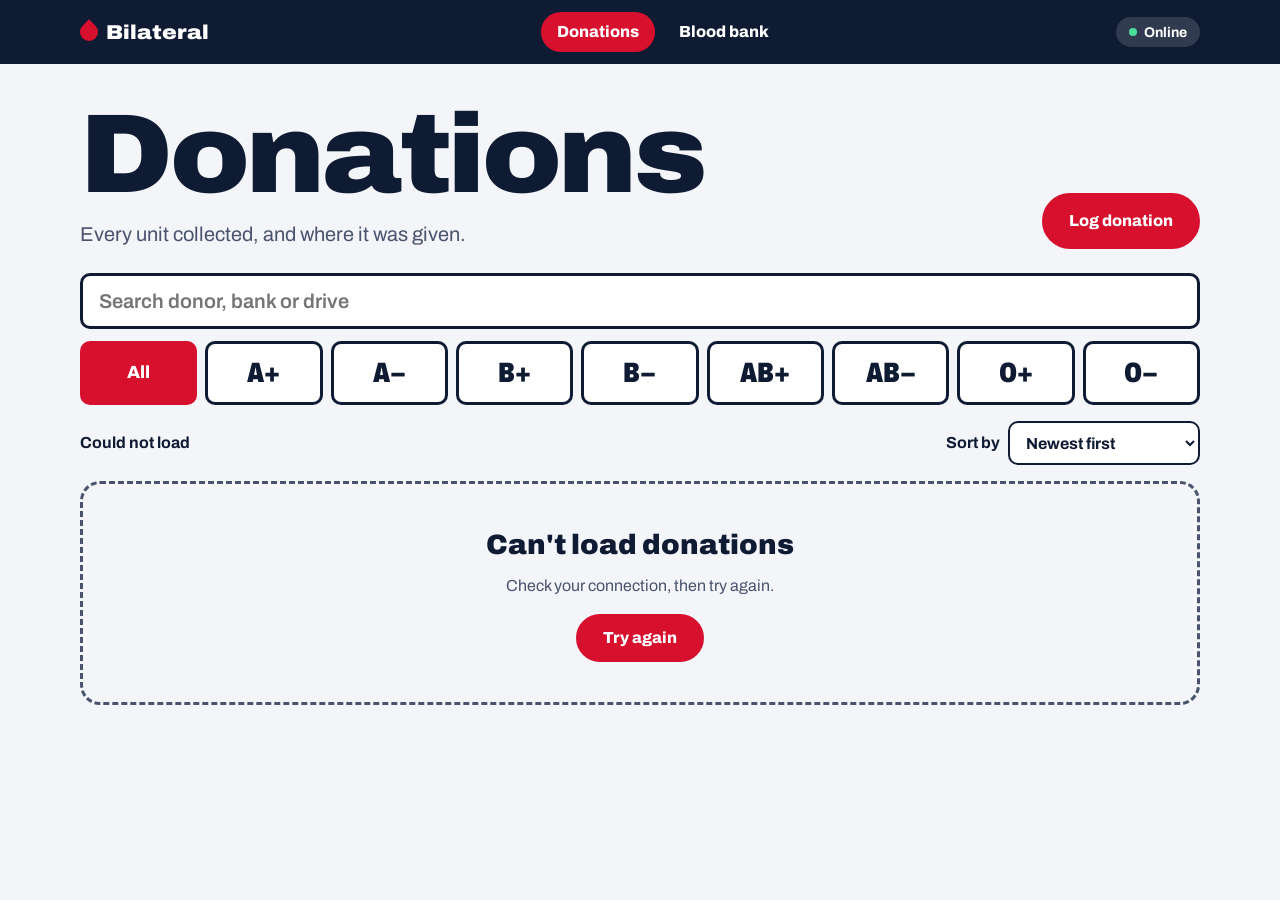
<file: index.html>
<!doctype html><html lang="en"><head>
    <meta charset="utf-8"><meta name="viewport" content="width=device-width,initial-scale=1">
    <link rel="stylesheet" href="css/style.css">
     <title>Donations | Bilateral</title></head><body>

<header class="top">
    <div class="top__bar">
        <a class="brand" href="index.html">
            <span class="brand__drop"></span>Bilateral</a>
<nav class="tabs" aria-label="Main">
    <a href="index.html" aria-current="page">Donations</a>
    <a href="bank.html">Blood bank</a></nav>

<span class="net" data-state="online" role="status">Online</span>
</div>
</header>

<main class="wrap">
<div class="head"><div>
    <h1 class="hero">Donations</h1>
    <p class="lede">Every unit collected, and where it was given.</p>
</div>

<a class="btn btn--primary fab" href="donation-form.html">Log donation</a>

</div>
<div class="search">
    <label class="sr" for="q">Search by donor, blood bank or drive</label>
    <input id="q" type="search" placeholder="Search donor, bank or drive" autocomplete="off">
</div>

<div class="types" id="types" role="group" aria-label="Filter by blood type">

</div>
<div class="bar">
    <p id="count" role="status">Loading</p>
<label class="sort">
    <span>Sort by</span>
    <select id="sort">
        <option value="donation_date:desc">Newest first</option>
        <option value="donation_date:asc">Oldest first</option>
        <option value="units:desc">Most units</option>
        <option value="donor_name:asc">Donor name, A to Z</option>
        <option value="blood_type:asc">Blood type</option>
    </select>
</label></div>

<section id="list" class="list" aria-live="polite"></section>
</main><script src="js/app.js"></script><script src="js/donations.js"></script></body></html>
</file>
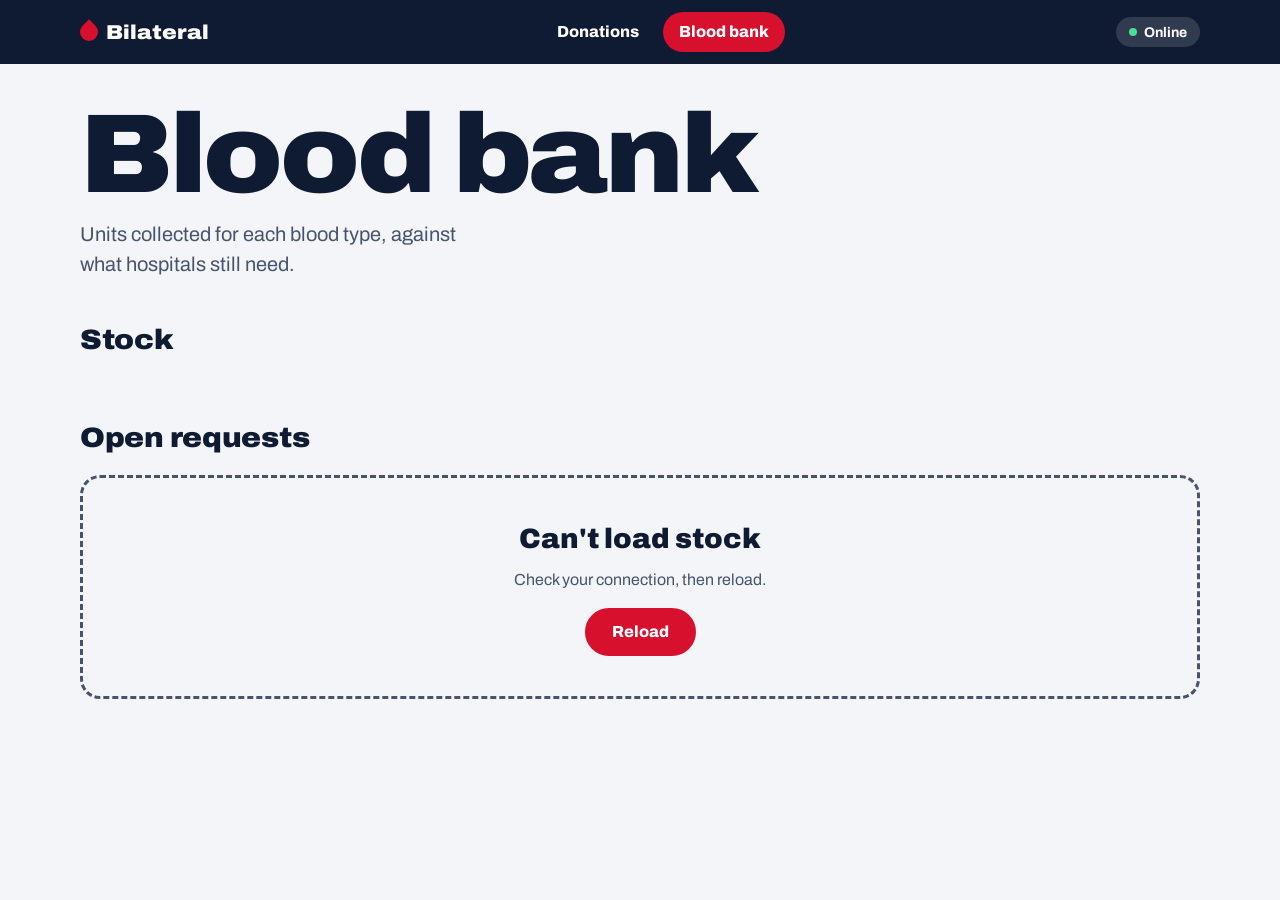
<file: bank.html>
<!doctype html>
<html lang="en">
    <head>
        <meta charset="utf-8">
        <meta name="viewport" content="width=device-width,initial-scale=1">
        <link rel="stylesheet" href="css/style.css">
         <title>Blood bank | Bilateral</title>
        </head>
        <body>
<header class="top">
    <div class="top__bar">
        <a class="brand" href="index.html">
            <span class="brand__drop">

            </span>Bilateral</a>
<nav class="tabs" aria-label="Main">
    <a href="index.html">Donations</a>
    <a href="bank.html" aria-current="page">Blood bank</a>
</nav>
<span class="net" data-state="online" role="status">Online</span>
</div>
</header>
<main class="wrap">

<div class="head"><div>
    <h1 class="hero">Blood bank</h1>
    <p class="lede">Units collected for each blood type, against what hospitals still need.</p>
</div>
</div>
<h2 class="h2">Stock</h2>
<section id="stock" class="stock" aria-live="polite">
</section>
<h2 class="h2">Open requests</h2>
<section id="requests" class="list" aria-live="polite">
    <div class="rec sk" aria-hidden="true"></div>
</section>
</main><script src="js/app.js"></script><script src="js/bank.js"></script></body></html>
</file>
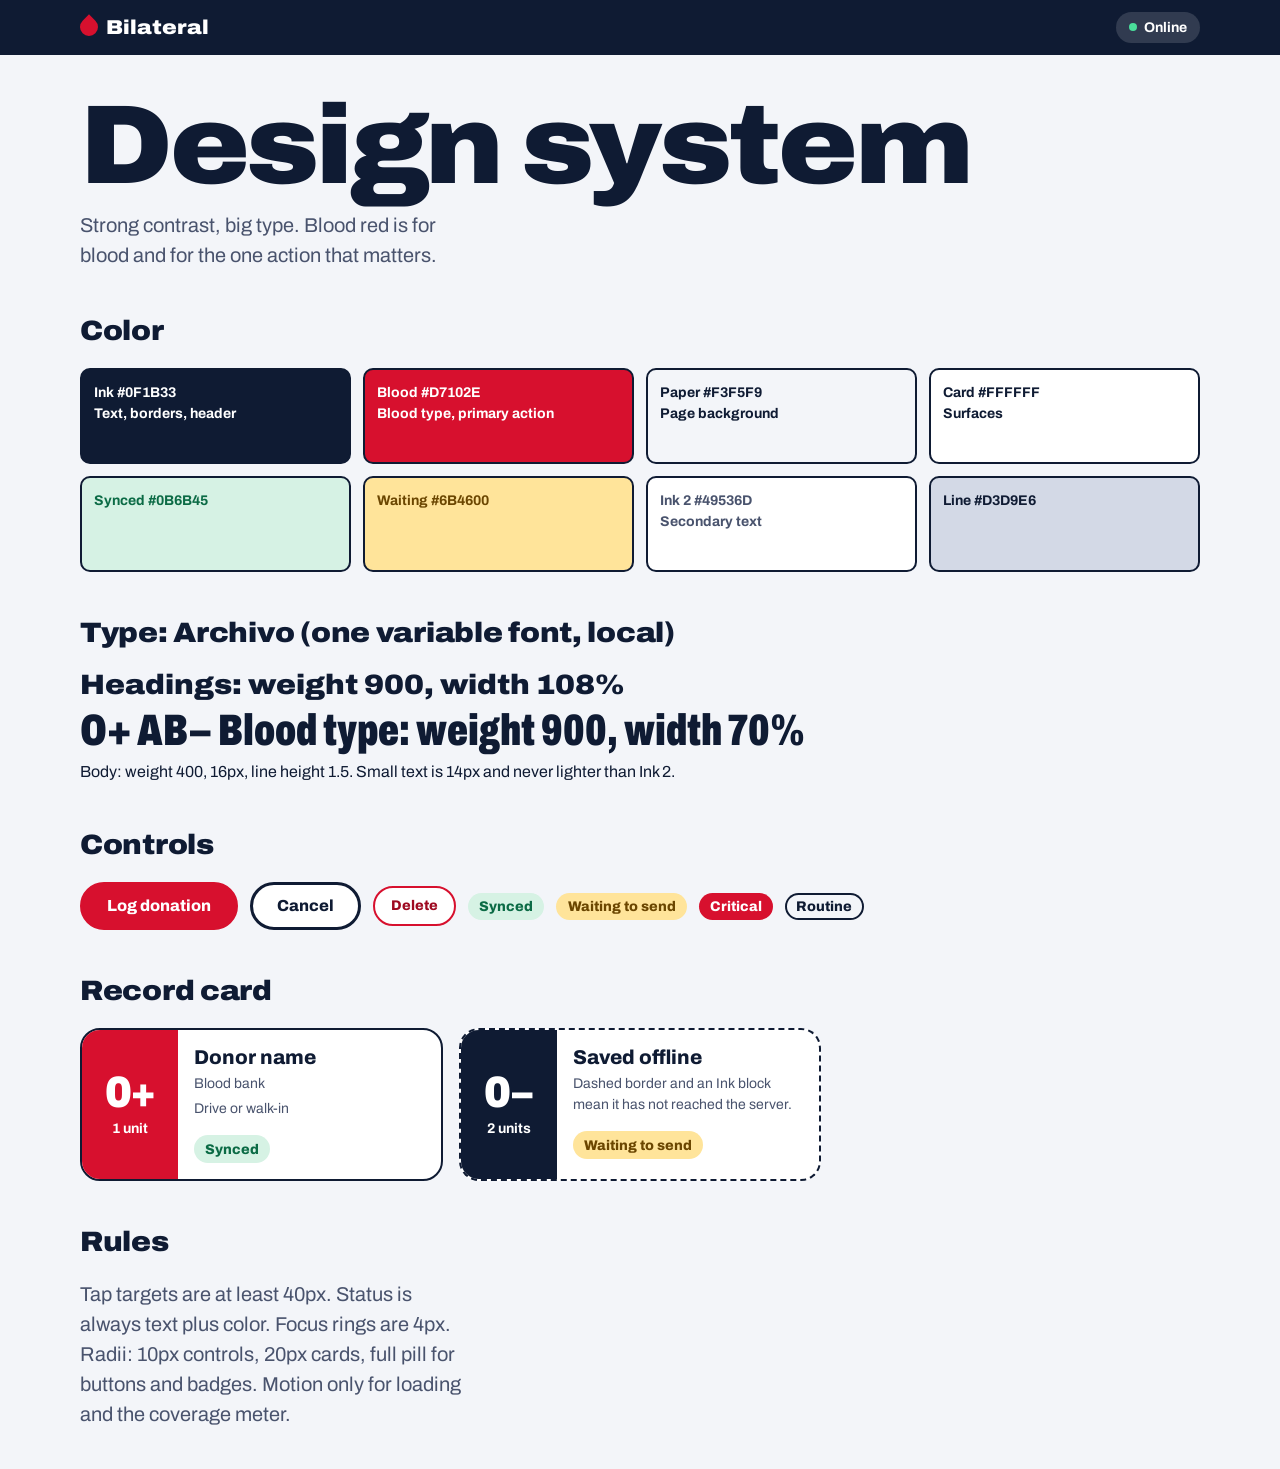
<file: design-system.html>
<!doctype html>
<html lang="en">
    <head><meta charset="utf-8"><meta name="viewport" content="width=device-width,initial-scale=1">
        <link rel="stylesheet" href="css/style.css">
        <title>Design system | Bilateral</title>

<style>.sw{display:grid;grid-template-columns:repeat(2,1fr);
    gap:var(--s-3)}.sw div{min-height:96px;padding:var(--s-3);border:2px solid var(--ink);
    border-radius:var(--r-chip);font-size:var(--t-sm);font-weight:700}.row{display:flex;flex-wrap:wrap;gap:var(--s-3);align-items:center}.spec{margin:var(--s-2) 0}@media(min-width:600px)
    {.sw{grid-template-columns:repeat(4,1fr)}}
    </style></head><body>

<header class="top">
    <div class="top__bar">
        <a class="brand" href="index.html">
            <span class="brand__drop"></span>Bilateral</a>
            <span class="net" data-state="online">Online</span>
        </div>
    </header>

<main class="wrap">
    <div class="head">
        <div>
            <h1 class="hero">Design system</h1>
            <p class="lede">Strong contrast, big type. Blood red is for blood and for the one action that matters.</p>
        </div>
    </div>
<h2 class="h2">Color</h2>
<div class="sw">
<div style="background:#0F1B33;color:#fff">Ink #0F1B33<br>Text, borders, header</div>
<div style="background:#D7102E;color:#fff">Blood #D7102E<br>Blood type, primary action</div>
<div style="background:#F3F5F9">Paper #F3F5F9<br>Page background</div>
<div style="background:#fff">Card #FFFFFF<br>Surfaces</div>
<div style="background:#D6F2E4;color:#0B6B45">Synced #0B6B45</div>
<div style="background:#FFE49A;color:#6B4600">Waiting #6B4600</div>
<div style="background:#fff;color:#49536D">Ink 2 #49536D<br>Secondary text</div>
<div style="background:#D3D9E6">Line #D3D9E6</div>
</div>

<h2 class="h2">Type: Archivo (one variable font, local)</h2>
<p class="spec" style="font:900 var(--t-xl)/1.1 var(--font);font-stretch:108%">Headings: weight 900, width 108%</p>
<p class="spec" style="font:900 2.75rem/1 var(--font);font-stretch:70%">O+ AB−  Blood type: weight 900, width 70%</p>
<p class="spec">Body: weight 400, 16px, line height 1.5. Small text is 14px and never lighter than Ink 2.</p>
<h2 class="h2">Controls</h2>
<div class="row">
    <button class="btn btn--primary">Log donation</button>
    <button class="btn">Cancel</button>
    <button class="btn btn--danger btn--sm">Delete</button>
    <span class="badge badge--ok">Synced</span>
    <span class="badge badge--wait">Waiting to send</span>
    <span class="badge badge--critical">Critical</span>
    <span class="badge badge--routine">Routine</span>
</div>

<h2 class="h2">Record card</h2>
<div class="list">
    <article class="rec">
        <div class="rec__type">
            <span class="glyph">O+</span>
            <span class="rec__units">1 unit</span>
        </div>
        <div class="rec__body">
            <h3>Donor name</h3>
            <p>Blood bank</p>
            <p>Drive or walk-in</p>
            <div class="rec__foot">
                <span class="badge badge--ok">Synced</span>
            </div>
        </div>
    </article>

<article class="rec rec--wait">
    <div class="rec__type">
        <span class="glyph">O−</span>
        <span class="rec__units">2 units</span>
    </div>
    <div class="rec__body">
        <h3>Saved offline</h3>
        <p>Dashed border and an Ink block mean it has not reached the server.</p>
        <div class="rec__foot"><span class="badge badge--wait">Waiting to send</span>
        </div>
    </div>
</article>
</div>
<h2 class="h2">Rules</h2>
<p class="lede">Tap targets are at least 40px. Status is always text plus color. Focus rings are 4px. Radii: 10px controls, 20px cards, full pill for buttons and badges. Motion only for loading and the coverage meter.</p>
</main></body></html>
</file>
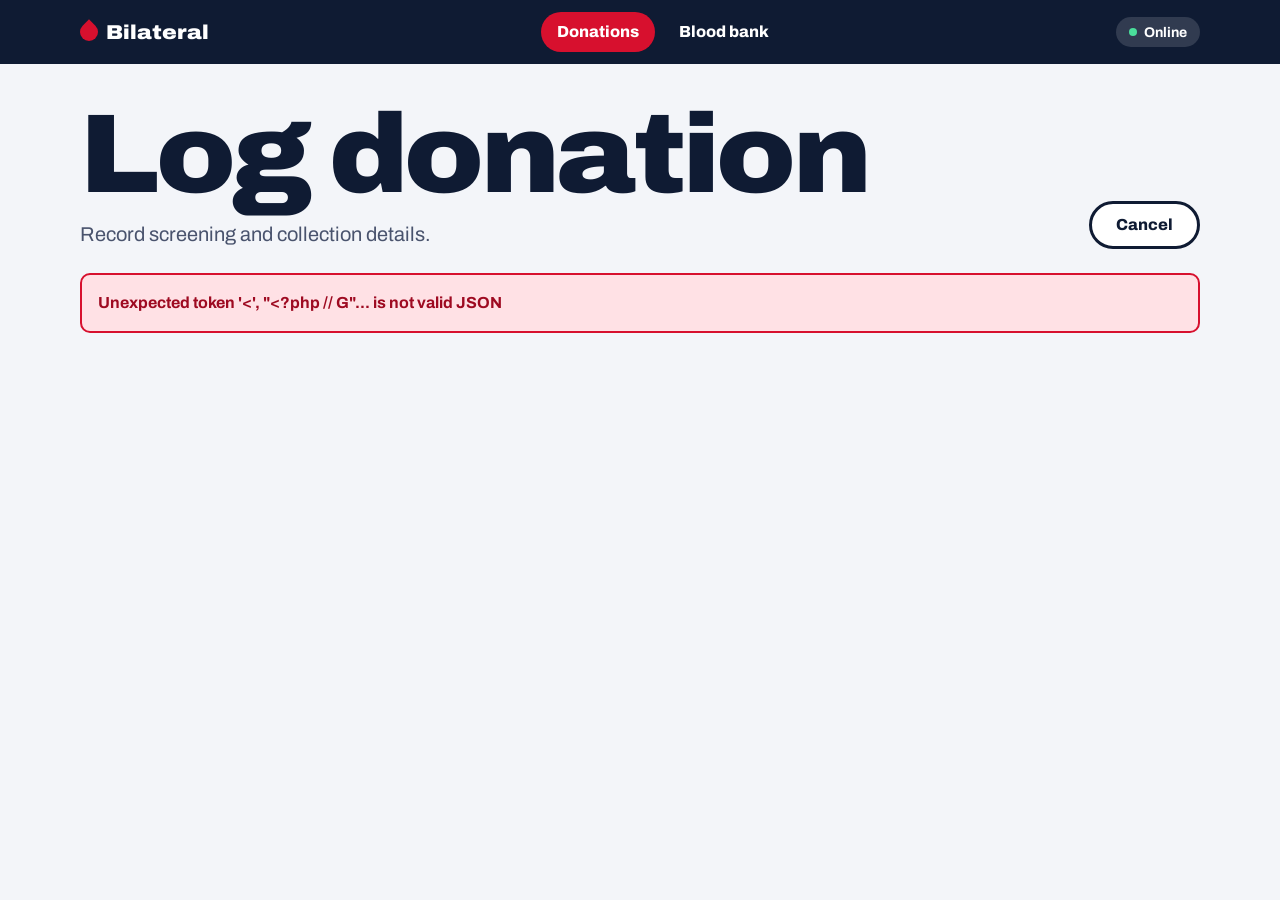
<file: donation-form.html>
<!doctype html>
<html lang="en">
<head>
    <meta charset="utf-8">
    <meta name="viewport" content="width=device-width,initial-scale=1">
    <link rel="stylesheet" href="css/style.css">
    <title>Log donation | Bilateral</title>
</head>
<body>
<header class="top">
    <div class="top__bar">
        <a class="brand" href="index.html"><span class="brand__drop"></span>Bilateral</a>
        <nav class="tabs" aria-label="Main">
            <a href="index.html" aria-current="page">Donations</a>
            <a href="bank.html">Blood bank</a>
        </nav>
        <span class="net" data-state="online" role="status">Online</span>
    </div>
</header>
<main class="wrap">
    <div class="head">
        <div>
            <h1 class="hero" id="page-title">Log donation</h1>
            <p class="lede" id="page-lede">Record screening and collection details.</p>
        </div>
        <a class="btn" href="index.html">Cancel</a>
    </div>

    <div id="form-message" class="form-message" role="alert" hidden></div>
    <form id="donation-form" class="form-card" hidden>
        <section id="screening-section">
            <h2 class="h2">Screening</h2>
            <p class="form-help">Record an eligible screening for this collected donation. Leave unmeasured readings blank.</p>
            <div class="form-grid">
                <label class="form-field form-field--wide">Donor
                    <select id="donor-id" required></select>
                </label>
                <label class="form-field">Blood bank
                    <select id="bank-id" required></select>
                </label>
                <label class="form-field">Drive <span class="form-help">(optional)</span>
                    <select id="drive-id"></select>
                </label>
                <label class="form-field">Weight (kg)
                    <input id="weight" type="number" min="20" max="300" step="0.01">
                </label>
                <label class="form-field">Hemoglobin (g/L)
                    <input id="hemoglobin" type="number" min="50" max="250" step="1">
                </label>
                <label class="form-field">Systolic blood pressure
                    <input id="bp-systolic" type="number" min="50" max="300" step="1">
                </label>
                <label class="form-field">Diastolic blood pressure
                    <input id="bp-diastolic" type="number" min="30" max="200" step="1">
                </label>
                <label class="form-field">Temperature (°C)
                    <input id="temperature" type="number" min="30" max="45" step="0.1">
                </label>
                <label class="form-field form-field--wide">Screened at (Manila time)
                    <input id="screened-at" type="datetime-local" required>
                </label>
            </div>
        </section>

        <section>
            <h2 class="h2">Collection</h2>
            <div id="record-details" class="form-details" hidden></div>
            <div class="form-grid">
                <label class="form-field">Volume (mL)
                    <input id="volume" type="number" min="100" max="600" step="1" value="450" required>
                </label>
                <label class="form-field">Status
                    <select id="status" required>
                        <option value="pending_test">Pending test</option>
                        <option value="cleared">Cleared</option>
                        <option value="discarded">Discarded</option>
                    </select>
                </label>
                <label class="form-field form-field--wide">Blood request <span class="form-help">(optional)</span>
                    <select id="request-id"></select>
                </label>
                <label class="form-field form-field--wide">Remarks <span class="form-help">(optional)</span>
                    <textarea id="remarks" rows="3" maxlength="255"></textarea>
                </label>
                <label class="form-field form-field--wide">Collected at (Manila time)
                    <input id="collected-at" type="datetime-local" required>
                </label>
            </div>
        </section>

        <details class="form-optional">
            <summary>Optional location</summary>
            <p class="form-help">Enter both coordinates or leave both blank.</p>
            <div class="form-grid">
                <label class="form-field">Latitude
                    <input id="latitude" type="number" min="-90" max="90" step="0.000001">
                </label>
                <label class="form-field">Longitude
                    <input id="longitude" type="number" min="-180" max="180" step="0.000001">
                </label>
                <label class="form-field">GPS accuracy (m)
                    <input id="gps-accuracy" type="number" min="0" max="100000" step="0.01">
                </label>
            </div>
        </details>

        <div class="form-actions">
            <a class="btn" href="index.html">Cancel</a>
            <button id="save-button" class="btn btn--primary" type="submit">Save donation</button>
        </div>
    </form>
</main>
<script src="js/donation-form.js"></script>
</body>
</html>
</file>
<file: css/style.css>
/* BloodLink global styles (F4). Mobile-first: base = 360px, grows at 600 / 1000. */
@font-face{font-family:Archivo;src:url(../fonts/archivo-wdth.woff2) format("woff2");font-weight:100 900;font-stretch:62% 125%;font-display:swap}
:root{
  /* color */
  --ink:#0F1B33;--ink-2:#49536D;--paper:#F3F5F9;--card:#fff;--line:#D3D9E6;
  --blood:#D7102E;--blood-dk:#9E0A21;--plasma:#FFE1E5;
  --ok:#0B6B45;--ok-bg:#D6F2E4;--wait:#6B4600;--wait-bg:#FFE49A;
  /* type */
  --font:Archivo,system-ui,sans-serif;
  --t-sm:.875rem;--t-md:1rem;--t-lg:1.25rem;--t-xl:1.75rem;--t-hero:clamp(2.5rem,10.5vw,7rem);
  /* space, radius, layout */
  --s-1:.25rem;--s-2:.5rem;--s-3:.75rem;--s-4:1rem;--s-5:1.5rem;--s-6:2.5rem;
  --r-chip:10px;--r-card:20px;--r-pill:999px;--nav-h:64px;
}
*{box-sizing:border-box;margin:0}
body{font:400 var(--t-md)/1.5 var(--font);color:var(--ink);background:var(--paper);min-height:100dvh;padding-bottom:calc(var(--nav-h) + 96px)}
:focus-visible{outline:4px solid var(--blood);outline-offset:3px}
.sr{position:absolute;width:1px;height:1px;overflow:hidden;clip:rect(0 0 0 0)}

/* header + navigation (tabs sit at the bottom on phones, in the bar on desktop) */
.top{background:var(--ink);color:#fff;position:sticky;top:0;z-index:20}
.top :focus-visible{outline-color:#fff}
.top__bar{display:flex;align-items:center;justify-content:space-between;gap:var(--s-3);width:min(100% - 2rem,1120px);margin:auto;padding:var(--s-3) 0}
.brand{display:flex;align-items:center;gap:var(--s-2);font-weight:900;font-stretch:112%;font-size:var(--t-lg);color:#fff;text-decoration:none}
.brand__drop{width:18px;height:18px;background:var(--blood);border-radius:50% 0 50% 50%;transform:rotate(-45deg)}
.net{display:inline-flex;align-items:center;gap:.45rem;padding:.3rem .8rem;border-radius:var(--r-pill);background:rgba(255,255,255,.14);font-size:var(--t-sm);font-weight:700}
.net::before{content:"";width:.5rem;height:.5rem;border-radius:50%;background:#4ADE9B}
.net[data-state=offline]{background:var(--wait-bg);color:var(--wait)}
.net[data-state=offline]::before{background:var(--wait)}
.tabs{position:fixed;inset:auto 0 0;height:calc(var(--nav-h) + env(safe-area-inset-bottom,0px));padding-bottom:env(safe-area-inset-bottom,0px);display:grid;grid-template-columns:1fr 1fr;background:#fff;border-top:2px solid var(--ink)}
.tabs a{display:grid;place-items:center;color:var(--ink-2);font-weight:800;text-decoration:none}
.tabs a[aria-current=page]{color:var(--blood);box-shadow:inset 0 5px 0 var(--blood)}
.tabs :focus-visible{outline-offset:-6px}

/* page head */
.wrap{width:min(100% - 2rem,1120px);margin-inline:auto}
.head{display:flex;flex-wrap:wrap;align-items:flex-end;justify-content:space-between;gap:var(--s-4);margin:var(--s-6) 0 var(--s-5)}
.hero{font-size:var(--t-hero);font-weight:900;font-stretch:108%;line-height:.92;letter-spacing:-.03em}
.lede{margin-top:var(--s-3);max-width:36ch;color:var(--ink-2);font-size:var(--t-lg)}
.h2{margin:var(--s-6) 0 var(--s-4);font-size:var(--t-xl);font-weight:900;font-stretch:108%;letter-spacing:-.01em}

/* buttons, badges */
.btn{display:inline-flex;align-items:center;justify-content:center;min-height:48px;padding:0 var(--s-5);border:3px solid var(--ink);border-radius:var(--r-pill);background:#fff;color:var(--ink);font:800 var(--t-md)/1 var(--font);text-decoration:none;cursor:pointer}
.btn--primary{background:var(--blood);border-color:var(--blood);color:#fff}
.btn--danger{border-color:var(--blood);color:var(--blood-dk)}
.btn--sm{min-height:40px;padding:0 var(--s-4);border-width:2px;font-size:var(--t-sm)}
@media (hover:hover){.btn:hover{background:var(--ink);color:#fff}.btn--primary:hover{background:var(--blood-dk);border-color:var(--blood-dk)}.btn--danger:hover{background:var(--blood);color:#fff}}
.fab{position:fixed;right:var(--s-4);bottom:calc(var(--nav-h) + var(--s-4) + env(safe-area-inset-bottom,0px));min-height:56px;box-shadow:0 6px 0 var(--blood-dk);z-index:15}
.badge{display:inline-flex;align-items:center;padding:.2rem .7rem;border-radius:var(--r-pill);font-size:var(--t-sm);font-weight:800}
.badge--ok{background:var(--ok-bg);color:var(--ok)}
.badge--wait,.badge--urgent{background:var(--wait-bg);color:var(--wait)}
.badge--critical{background:var(--blood);color:#fff}
.badge--routine{box-shadow:inset 0 0 0 2px var(--ink)}

/* search, blood-type filter, sort */
.search input,.sort select{border:3px solid var(--ink);border-radius:var(--r-chip);background:#fff;color:var(--ink);font-family:var(--font)}
.search input{width:100%;height:56px;padding:0 var(--s-4);font-size:var(--t-lg);font-weight:600}
.types{display:grid;grid-template-columns:repeat(3,1fr);gap:var(--s-2);margin-top:var(--s-3)}
.type{height:64px;border:3px solid var(--ink);border-radius:var(--r-chip);background:#fff;color:var(--ink);font:900 1.75rem/1 var(--font);font-stretch:75%;cursor:pointer}
.type--all{font-size:1.1rem;font-stretch:100%;font-weight:800}
.type[aria-pressed=true]{background:var(--blood);border-color:var(--blood);color:#fff}
.bar{display:flex;flex-wrap:wrap;align-items:center;justify-content:space-between;gap:var(--s-3);margin-top:var(--s-4);font-weight:700}
.sort{display:flex;align-items:center;gap:var(--s-2)}
.sort select{height:44px;padding:0 var(--s-3);border-width:2px;font-size:var(--t-md);font-weight:700}

/* record card: used for donations and blood requests */
.list{display:grid;gap:var(--s-4);margin-top:var(--s-4)}
.rec{display:grid;grid-template-columns:96px 1fr;overflow:hidden;border:2px solid var(--ink);border-radius:var(--r-card);background:var(--card)}
.rec__type{display:flex;flex-direction:column;align-items:center;justify-content:center;gap:var(--s-1);padding:var(--s-3) var(--s-1);background:var(--blood);color:#fff;text-align:center}
.glyph{font-size:2.75rem;font-weight:900;font-stretch:70%;line-height:1;letter-spacing:-.02em}
.rec__units{font-size:var(--t-sm);font-weight:700}
.rec__body{display:flex;flex-direction:column;gap:var(--s-1);min-width:0;padding:var(--s-4)}
.rec h3{font-size:var(--t-lg);font-weight:800;line-height:1.15}
.rec p{color:var(--ink-2);font-size:var(--t-sm)}
.rec__foot{display:flex;flex-wrap:wrap;align-items:center;gap:var(--s-2);margin-top:var(--s-3)}
.rec__actions{display:flex;gap:var(--s-2);margin-left:auto}
.rec--wait{border-style:dashed}
.rec--wait .rec__type{background:var(--ink)}

/* blood bank: stock tiles + coverage meter */
.stock{display:grid;grid-template-columns:repeat(2,1fr);gap:var(--s-3)}
.tile{padding:var(--s-4);border:2px solid var(--ink);border-radius:var(--r-chip);background:#fff}
.tile .glyph{display:block;font-size:2rem}
.tile__n{display:block;margin-top:var(--s-2);font-size:3rem;font-weight:900;line-height:1}
.tile__l{font-size:var(--t-sm);font-weight:700}
.tile--low{background:var(--blood);border-color:var(--blood);color:#fff}
.meter{height:14px;margin-top:var(--s-2);overflow:hidden;border-radius:var(--r-pill);background:var(--line)}
.meter span{display:block;height:100%;width:calc(var(--p) * 100%);background:var(--ok);transform-origin:left;animation:fill .7s ease-out}
.meter--short span{background:var(--blood)}
@keyframes fill{from{transform:scaleX(0)}}

/* donation create/edit form */
.form-card{display:grid;gap:var(--s-5);margin:var(--s-4) 0 var(--s-6);padding:var(--s-5);border:2px solid var(--ink);border-radius:var(--r-card);background:var(--card)}
.form-card[hidden]{display:none}
.form-card section .h2{margin:0 0 var(--s-3);font-size:var(--t-xl)}
.form-grid{display:grid;grid-template-columns:1fr;gap:var(--s-4);margin-top:var(--s-4)}
.form-field{display:grid;gap:var(--s-2);align-content:start;font-weight:800}
.form-field input,.form-field select,.form-field textarea{width:100%;min-height:48px;padding:var(--s-2) var(--s-3);border:2px solid var(--ink);border-radius:var(--r-chip);background:#fff;color:var(--ink);font:600 var(--t-md)/1.4 var(--font)}
.form-field textarea{resize:vertical}
.form-field input:disabled,.form-field select:disabled{background:var(--paper);color:var(--ink-2)}
.form-help{color:var(--ink-2);font-size:var(--t-sm);font-weight:500}
.form-optional{padding:var(--s-4);border:2px solid var(--line);border-radius:var(--r-chip)}
.form-optional summary{font-weight:800;cursor:pointer}
.form-optional .form-help{margin-top:var(--s-2)}
.form-actions{display:flex;flex-wrap:wrap;justify-content:flex-end;gap:var(--s-3);padding-top:var(--s-4);border-top:2px solid var(--line)}
.form-actions button:disabled{opacity:.65;cursor:wait}
.form-message{margin:var(--s-4) 0;padding:var(--s-4);border:2px solid var(--ok);border-radius:var(--r-chip);background:var(--ok-bg);color:var(--ok);font-weight:700}
.form-message--error{border-color:var(--blood);background:var(--plasma);color:var(--blood-dk)}
.form-message a{margin-left:var(--s-2);color:inherit}
.form-details{display:grid;gap:var(--s-1);margin-bottom:var(--s-4);padding:var(--s-4);border-radius:var(--r-chip);background:var(--paper);color:var(--ink-2);font-size:var(--t-sm)}
.form-details strong{color:var(--ink)}

/* states */
.empty{grid-column:1/-1;padding:var(--s-6) var(--s-4);border:3px dashed var(--ink-2);border-radius:var(--r-card);text-align:center}
.empty h2{font-size:var(--t-xl);font-weight:900}
.empty p{margin:var(--s-2) auto var(--s-4);max-width:34ch;color:var(--ink-2)}
.sk{min-height:150px;border-color:var(--line);background:linear-gradient(100deg,var(--line) 30%,#E8ECF4 50%,var(--line) 70%) 0 0/200% 100%;animation:shine 1.2s linear infinite}
@keyframes shine{to{background-position:-200% 0}}
@media (prefers-reduced-motion:reduce){*{animation:none!important;transition:none!important}}

@media (min-width:600px){
  .types{grid-template-columns:repeat(9,1fr)}
  .stock{grid-template-columns:repeat(4,1fr)}
  .list{grid-template-columns:repeat(2,1fr)}
  .form-grid{grid-template-columns:repeat(2,minmax(0,1fr))}
  .form-field--wide{grid-column:1/-1}
}
@media (min-width:1000px){
  body{padding-bottom:var(--s-6)}
  .tabs{position:static;display:flex;gap:var(--s-2);height:auto;padding:0;background:none;border:0}
  .tabs a{padding:var(--s-2) var(--s-4);border-radius:var(--r-pill);color:#fff;box-shadow:none!important}
  .tabs a[aria-current=page]{background:var(--blood);color:#fff}
  .fab{position:static;box-shadow:none}
  .list{grid-template-columns:repeat(3,1fr)}
}
</file>
